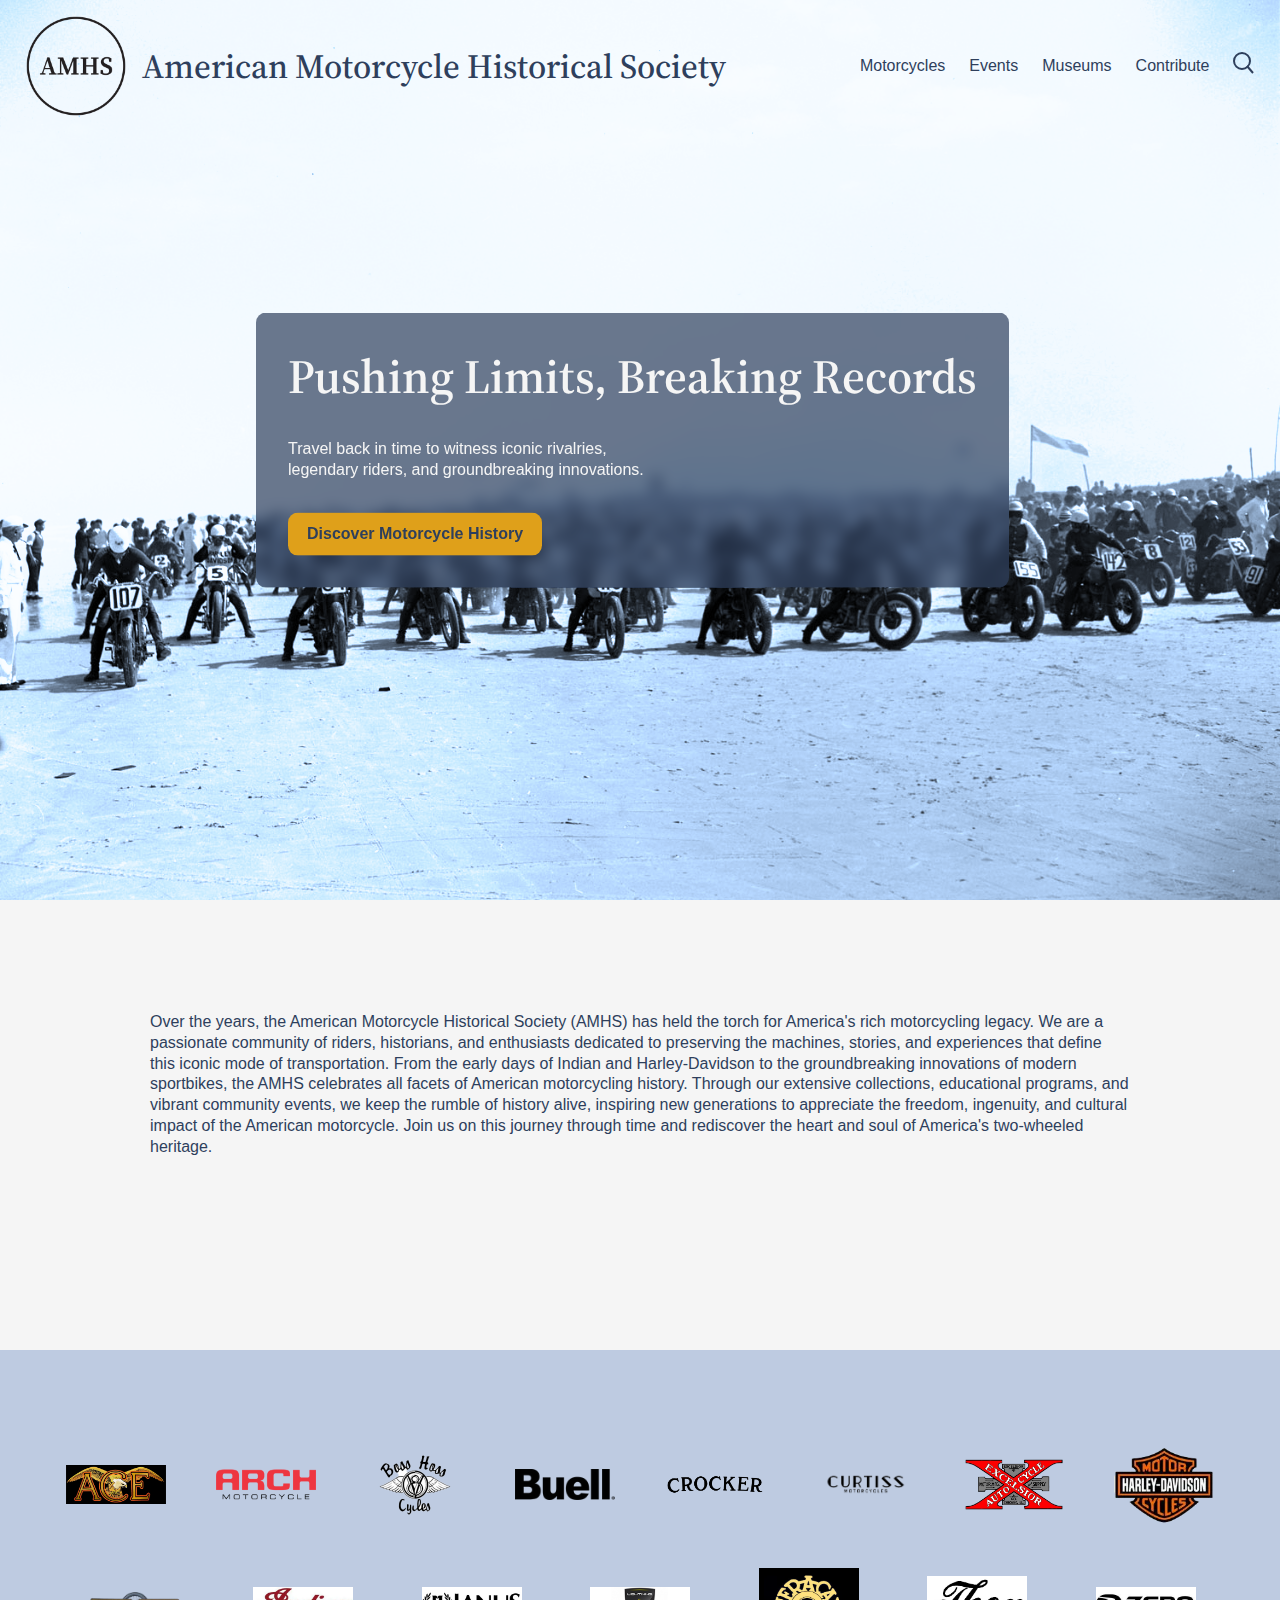
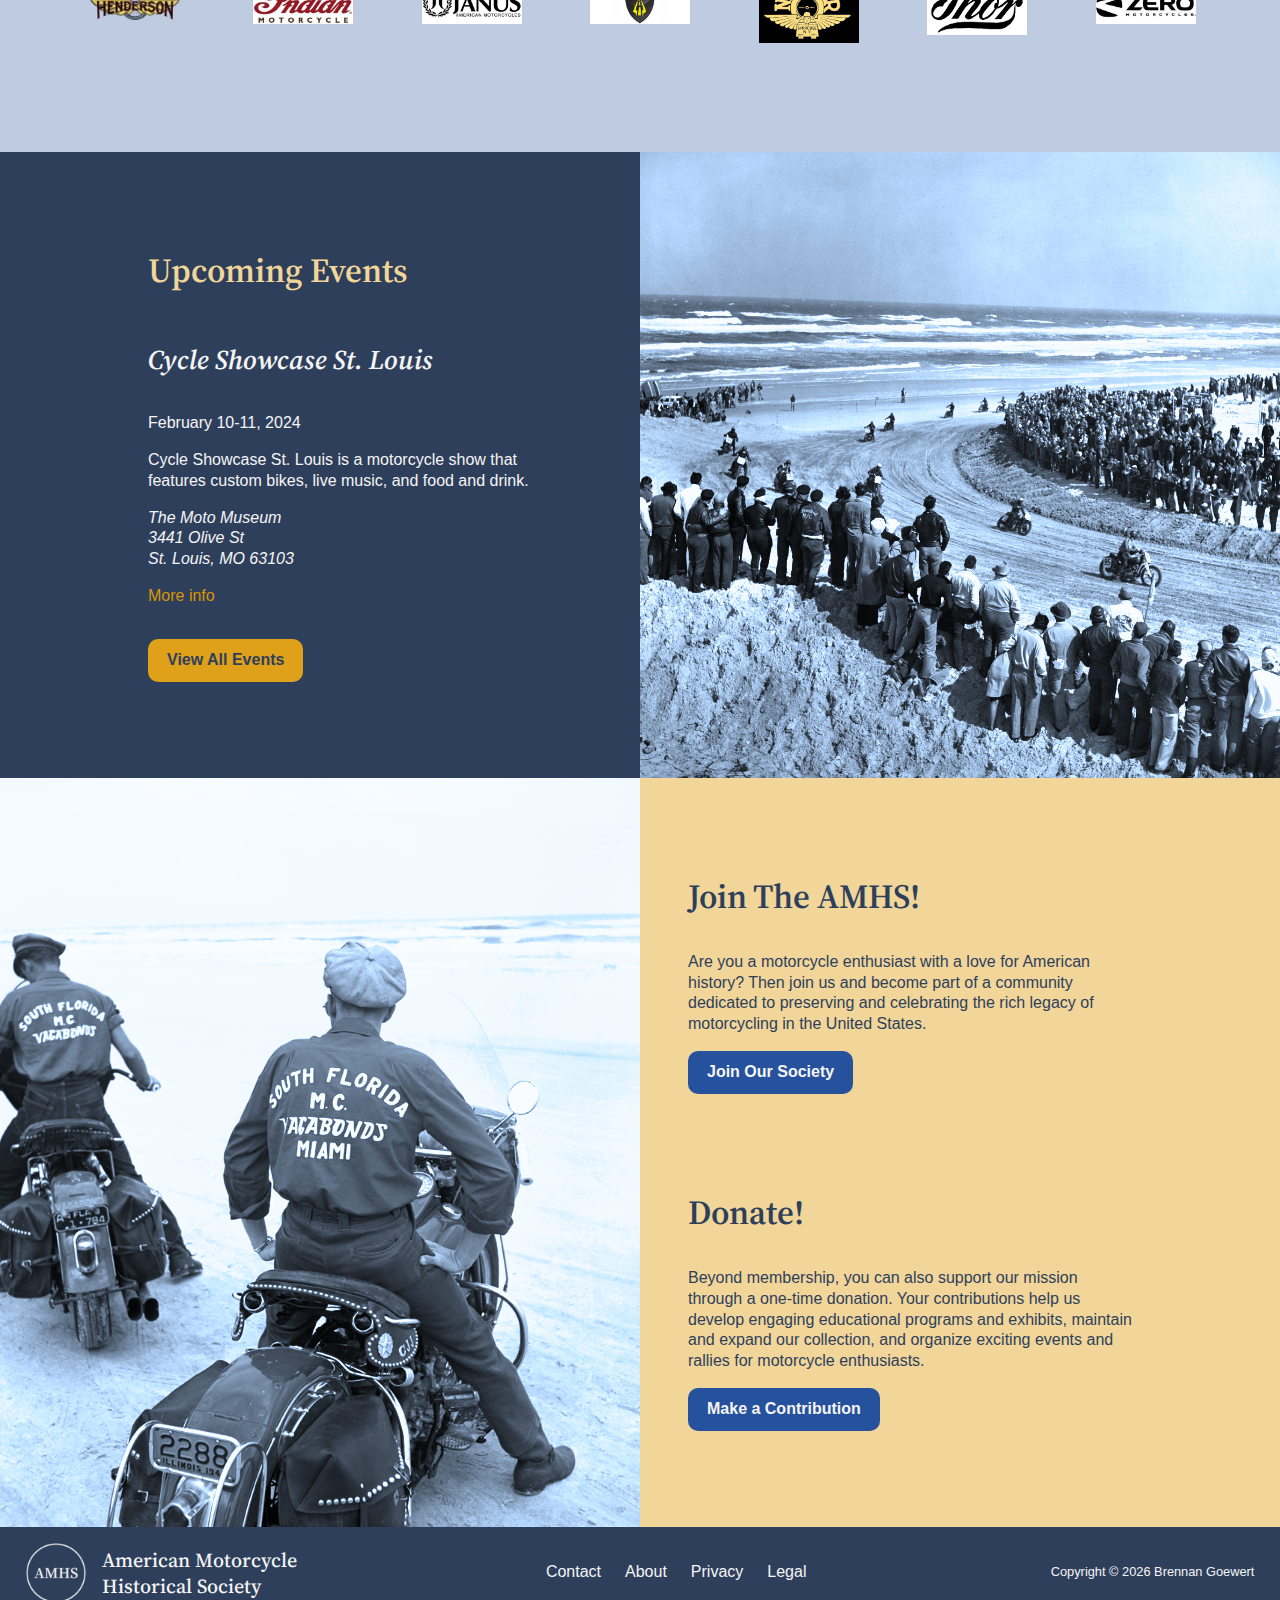
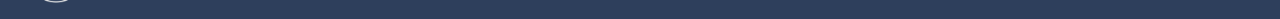
<file: index.html>
<!DOCTYPE html>
<html lang="en">

<head>
    <meta charset="UTF-8">
    <meta name="viewport" content="width=device-width, initial-scale=1.0">
    <title>American Motorcycle Historical Society</title>
    <link rel="preconnect" href="https://fonts.googleapis.com">
    <link rel="preconnect" href="https://fonts.gstatic.com" crossorigin>
    <link href="https://fonts.googleapis.com/css2?family=Source+Sans+3:ital,wght@0,200..900;1,200..900&family=Source+Serif+4:ital,opsz,wght@0,8..60,200..900;1,8..60,200..900&display=swap" rel="stylesheet">
    <link rel="stylesheet" href="./style.css">
    <link rel="icon" type="image/svg" href="./media/logo/AMHS_Logo_Primary.svg">
    <meta name="robots" content="noindex, nofollow">
    <script src="./events/events.js"></script>
    <script>document.addEventListener( 'load', displayEvents( 1, false, false ) );</script>
    <style>
        .hero img {
            object-position: 0 22%;
        }

        #about-us p {
            padding-top: 0;
            padding-bottom: 0;
            margin-bottom: var(--amhs-row-gap);
        }

        .fifty-fifty {
            display: flex;
            flex-direction: row;
            justify-content: space-between;
            gap: var(--amhs-column-gap);
        }

        .fifty-fifty>img {
            min-width: 50%;
            width: 50%;
            object-fit: cover;
            max-height: inherit;
        }

        .fifty-fifty>.content-container {
            display: flex;
            flex-direction: column;
            justify-content: center;
            gap: var(--amhs-row-gap);
            width: 50vw;
            position: relative;
            margin: var(--amhs-row-gap) 0;
        }

        .fifty-fifty>.content-container .content {
            max-width: 600px;
            width: 75%;
            display: flex;
            flex-direction: column;
            gap: var(--amhs-row-gap);
        }

        .fifty-fifty>.content-container .content h3 {
            margin-top: 0;
        }

        .fifty-fifty.right {
            flex-direction: row;
            left: var(--amhs-column-gap);
            background-color: var(--amhs-light-gold);
        }

        .fifty-fifty.left {
            flex-direction: row-reverse;
            right: var(--amhs-column-gap);
            background-color: var(--amhs-dark-blue);
            color: var(--amhs-white);
        }

        main>.fifty-fifty.left h3 {
            color: var(--amhs-light-gold);
        }

        main>.fifty-fifty.left h4 {
            color: var(--amhs-white);
        }

        main>.fifty-fifty.left a:not(.button) {
            color: var(--amhs-gold);
        }

        .fifty-fifty.right>.content-container {
            padding-left: 0;
            align-items: start;
        }

        .fifty-fifty.left>.content-container {
            align-items: end;
        }

        .fifty-fifty.left p,
        .fifty-fifty.right p {
            padding-left: 0;
            padding-right: 0;
        }

        .manufacturer-logos {
            background-color: color-mix(in srgb, var(--amhs-blue), white 70%);
        }

        .object-list .object-list-item {
            border: none;
        }

        .object-list .object-list-item .object {
            padding: 0;
            width: 100%;
        }

        .object-list .object-list-item .object figure {
            display: none;
        }

        .object-list .object-list-item .object-list-item-details {
            width: 100%;
        }

        @media only screen and (max-width:980px) {

            .fifty-fifty.left,
            .fifty-fifty.right {
                flex-direction: column;
                margin: unset;
                gap: 0;
            }

            .fifty-fifty img {
                width: 100%;
                height: 50vh;
            }

            .fifty-fifty.left .content-container,
            .fifty-fifty.right .content-container {
                align-items: center;
                width: 100%;
            }
        }
    </style>
</head>

<body>
    <section class="page-cover" aria-label="page cover including the header, main navigation, and a call-to-action for featured content">
        <header>
            <a href="./" class="org">
                <img class="org-logo" src="./media/logo/AMHS_Logo_Primary.webp" alt="Logo for American Motorcycle Historical Society">
                <h1 class="org-name">American Motorcycle Historical Society</h1>
            </a>
            <nav id="main-menu">
                <input type="checkbox" id="mobile-main-menu" class="responsive-menu">
                <label for="mobile-main-menu" aria-label="Mobile Menu Toggle"></label>
                <ul>
                    <li><a href="./motorcycles/">Motorcycles</a></li>
                    <li><a href="./events/">Events</a></li>
                    <li><a href="./museums/">Museums</a></li>
                    <li><a href="./contribute/">Contribute</a></li>
                    <li class="search-container"><img src="media/icons/magnifying-glass.svg" alt="search icon"></li>
                </ul>
            </nav>
        </header>
        <section class="hero" role="banner" aria-label="hero section">
            <img class="filter-bw-to-blue" src="./media/images/1948_Daytona-200_JosephScherschel-Time&LifePictures_000893678_RaceStart.jpg" alt="Starting line at the Daytona 200 in 1948">
            <section>
                <h2>Pushing Limits, Breaking Records</h2>
                <p>Travel back in time to witness iconic rivalries,<br> legendary riders, and groundbreaking innovations.</p>
                <a href="./motorcycles/" class="button">Discover Motorcycle History</a>
            </section>
        </section>
    </section>
    <main>
        <article aria-label="short about us section" id="about-us">
            <p>Over the years, the American Motorcycle Historical Society (AMHS) has held the torch for America's rich motorcycling legacy. We are a passionate community of riders, historians, and enthusiasts dedicated to preserving the machines, stories, and experiences that define this iconic mode of transportation. From the early days of Indian and Harley-Davidson to the groundbreaking innovations of modern sportbikes, the AMHS celebrates all facets of American motorcycling history. Through our extensive collections, educational programs, and vibrant community events, we keep the rumble of history alive, inspiring new generations to appreciate the freedom, ingenuity, and cultural impact of the American motorcycle. Join us on this journey through time and rediscover the heart and soul of America's two-wheeled heritage.</p>
        </article>
        <section aria-label="grid of manufacturer logos" class="manufacturer-logos">
            <div class="container">
                <img src="./media/manufacturers/Ace/Ace-Motorcycles-logo.png" alt="Ace Motorcycles logo">
                <img src="./media/manufacturers/Arch/Arch-Motorcycle-logo.png" alt="Arch Motorcycle logo">
                <img src="./media/manufacturers/Boss-Hoss/Boss-Hoss-logo.webp" alt="Boss Hoss logo">
                <img src="./media/manufacturers/Buell/Buell-wordmark.webp" alt="Buell logo" class="filter-black">
                <img src="./media/manufacturers/Crocker/Crocker-logo.png" alt="Crocker logo" class="filter-black">
                <img src="./media/manufacturers/Curtiss/Curtiss-Motorcycles-logo.png" alt="Curtiss Motorcycles logo">
                <img src="./media/manufacturers/Excelsior/Excelsior-Motor-Manufacturing-and-Supply-logo-red.webp" alt="Red logo for Excelsior Motor Manufacturing and Supply">
                <img src="./media/manufacturers/Harley-Davidson/Harley-Davidson-Logo.webp" alt="Harley-Davidson logo">
                <img src="./media/manufacturers/Henderson/Henderson-Motorcycle-logo.webp" alt="Henderson Motorcycle logo">
                <img src="./media/manufacturers/Indian/indian-motorcycle-logo.webp" alt="Indian Motorcycle logo">
                <img src="./media/manufacturers/Janus/Janus-Motorcycles-logo.jpg" alt="Janus Motorcycles logo">
                <img src="./media/manufacturers/Lightning/Lightning-motorcycle-logo.jpg" alt="Lightning Motorcycle logo">
                <img src="./media/manufacturers/Ner-a-Car/Ner-a-Car-logo.png" alt="Ner-a-Car logo">
                <img src="./media/manufacturers/Thor/Thor-Motorcycles-logo.jpg" alt="Thor Motorcycles logo">
                <img src="./media/manufacturers/Zero/Zero-Motorcycle-logo.jpg" alt="Zero Motorcycle logo">
            </div>
        </section>
        <div class="fifty-fifty left">
            <img class="filter-bw-to-blue" src="./media/images/1948_Daytona-200_JosephScherschel-Time&LifePictures_000528184_NorthBank.jpg" alt="Photo of spectators standing on the north sand bank of the 1948 Daytona 200">
            <section class="content-container" aria-label="section-content">
                <div class="content">
                    <article>
                        <h3>Upcoming Events</h3>
                        <section id="list-container" aria-label="list of upcoming events">
                            <ul class="object-list"></ul>
                            <aside id="list-filter"></aside>
                        </section>
                        <a href="./events/" class="button button-alt-border">View All Events</a>
                    </article>
                </div>
            </section>
        </div>
        <div class="fifty-fifty right">
            <img class="filter-bw-to-blue" src="./media/images/1948_Daytona-200_JosephScherschel-Time&LifePictures_000893672_SouthFloridaMC.jpg" alt="Photo taken from behind two South Florida MC members on their Harley-Davidson motorcycles at the 1948 Daytona 200">
            <section class="content-container" aria-label="section-content">
                <div class="content">
                    <article>
                        <h3>Join the AMHS!</h3>
                        <p>Are you a motorcycle enthusiast with a love for American history? Then join us and become part of a community dedicated to preserving and celebrating the rich legacy of motorcycling in the United States.</p>
                        <a href="./contribute/" class="button button-reverse">Join Our Society</a>
                    </article>
                    <article>
                        <h3>Donate!</h3>
                        <p>Beyond membership, you can also support our mission through a one-time donation. Your contributions help us develop engaging educational programs and exhibits, maintain and expand our collection, and organize exciting events and rallies for motorcycle enthusiasts.</p>
                        <a href="./contribute/" class="button button-reverse">Make a Contribution</a>
                    </article>
                </div>
            </section>
        </div>
    </main>
    <footer>
        <a href="./" class="org">
            <img class="org-logo" src="./media/logo/AMHS_Logo_Primary.webp" alt="Logo for American Motorcycle Historical Society">
            <span class="org-name">American Motorcycle Historical Society</span>
        </a>
        <nav>
            <ul>
                <li><a href="./contact/">Contact</a></li>
                <li><a href="./about/">About</a></li>
                <li><a href="./privacy/">Privacy</a></li>
                <li><a href="./legal/">Legal</a></li>
            </ul>
        </nav>
        <div class="copyright">Copyright &copy;
            <script>document.write( new Date().getFullYear() );</script> <a href="https://bgoewert.com" target="_blank">Brennan Goewert</a>
        </div>
    </footer>
</body>

</html>
</file>
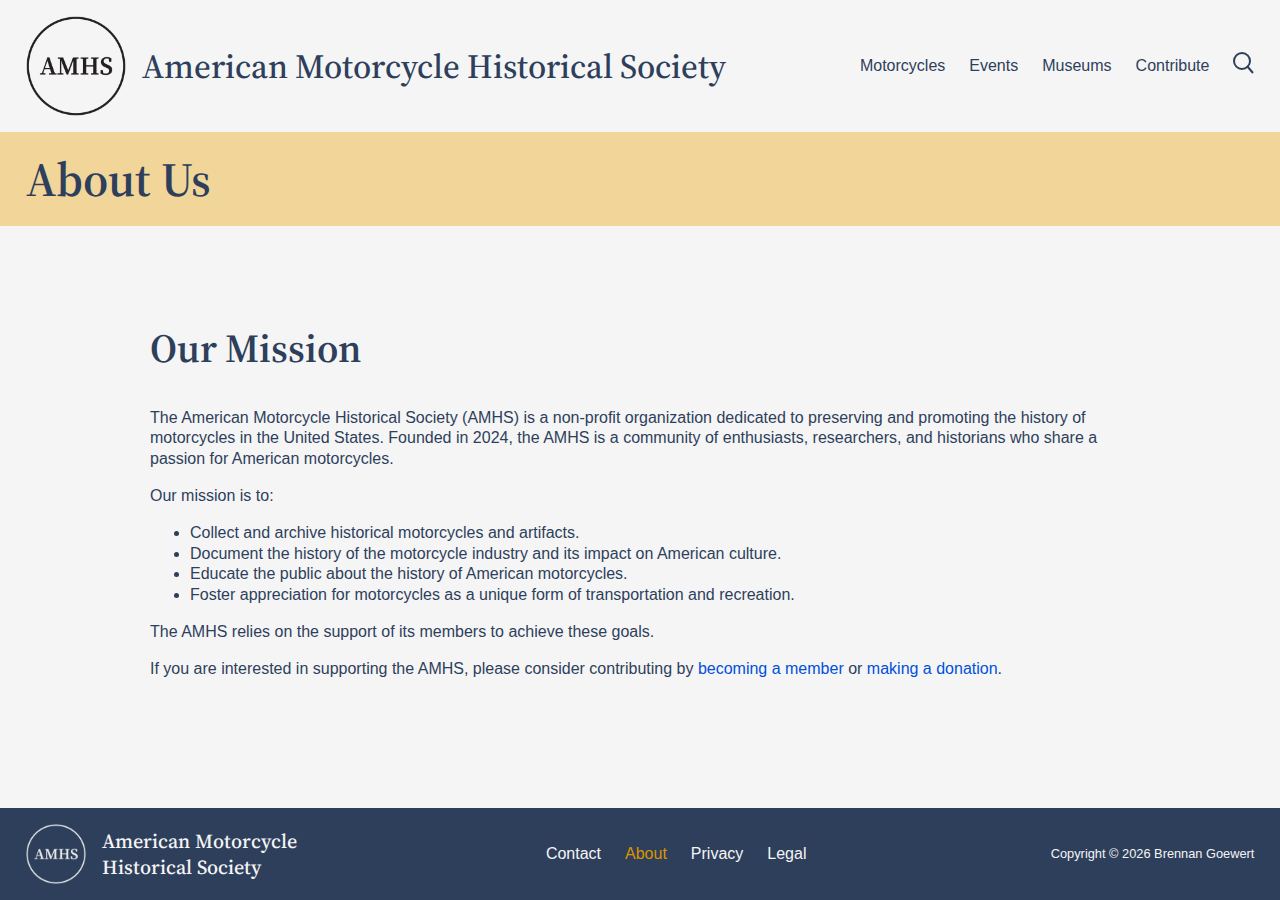
<file: about/index.html>
<!DOCTYPE html>
<html lang="en">

<head>
    <meta charset="UTF-8">
    <meta name="viewport" content="width=device-width, initial-scale=1.0">
    <title>About - AMHS</title>
    <link rel="preconnect" href="https://fonts.googleapis.com">
    <link rel="preconnect" href="https://fonts.gstatic.com" crossorigin>
    <link href="https://fonts.googleapis.com/css2?family=Source+Sans+3:ital,wght@0,200..900;1,200..900&family=Source+Serif+4:ital,opsz,wght@0,8..60,200..900;1,8..60,200..900&display=swap" rel="stylesheet">
    <link rel="stylesheet" href="../style.css">
    <link rel="icon" type="image/svg" href="../media/logo/AMHS_Logo_Primary.svg">
    <meta name="robots" content="noindex, nofollow">
</head>

<body id="about">
    <header>
        <a href="../" class="org">
            <img class="org-logo" src="../media/logo/AMHS_Logo_Primary.webp" alt="Logo for American Motorcycle Historical Society">
            <p class="org-name">American Motorcycle Historical Society</p>
        </a>
        <nav>
            <ul>
                <li><a href="../motorcycles/">Motorcycles</a></li>
                <li><a href="../events/">Events</a></li>
                <li><a href="../museums/">Museums</a></li>
                <li><a href="../contribute/">Contribute</a></li>
                <li><img src="../media/icons/magnifying-glass.svg" alt="search icon"></li>
            </ul>
        </nav>
    </header>
    <main>
        <header aria-label="page header">
            <div>
                <h1>About Us</h1>
            </div>
        </header>
        <article>
            <h2>Our Mission</h2>
            <p>The American Motorcycle Historical Society (AMHS) is a non-profit organization dedicated to preserving and promoting the history of motorcycles in the United States. Founded in 2024, the AMHS is a community of enthusiasts, researchers, and historians who share a passion for American motorcycles.</p>
            <p>Our mission is to:</p>    
            <ul>
                <li>Collect and archive historical motorcycles and artifacts.</li>
                <li>Document the history of the motorcycle industry and its impact on American culture.</li>
                <li>Educate the public about the history of American motorcycles.</li>
                <li>Foster appreciation for motorcycles as a unique form of transportation and recreation.</li>
            </ul>
            <p>The AMHS relies on the support of its members to achieve these goals.</p>
            <p>If you are interested in supporting the AMHS, please consider contributing by <a href="../contribute/">becoming a member</a> or <a href="../contribute/">making a donation</a>.</p>
        </article>
    </main>
    <footer>
        <a href="../" class="org">
            <img class="org-logo" src="../media/logo/AMHS_Logo_Primary.webp" alt="Logo for American Motorcycle Historical Society">
            <span class="org-name">American Motorcycle Historical Society</span>
        </a>
        <nav>
            <ul>
                <li><a href="../contact/">Contact</a></li>
                <li><a href="../about/" class="active secondary">About</a></li>
                <li><a href="../privacy/">Privacy</a></li>
                <li><a href="../legal/">Legal</a></li>
            </ul>
        </nav>
        <div class="copyright">Copyright &copy;
            <script>document.write( new Date().getFullYear() );</script> <a href="https://bgoewert.com">Brennan Goewert</a>
        </div>
    </footer>
</body>

</html>
</file>
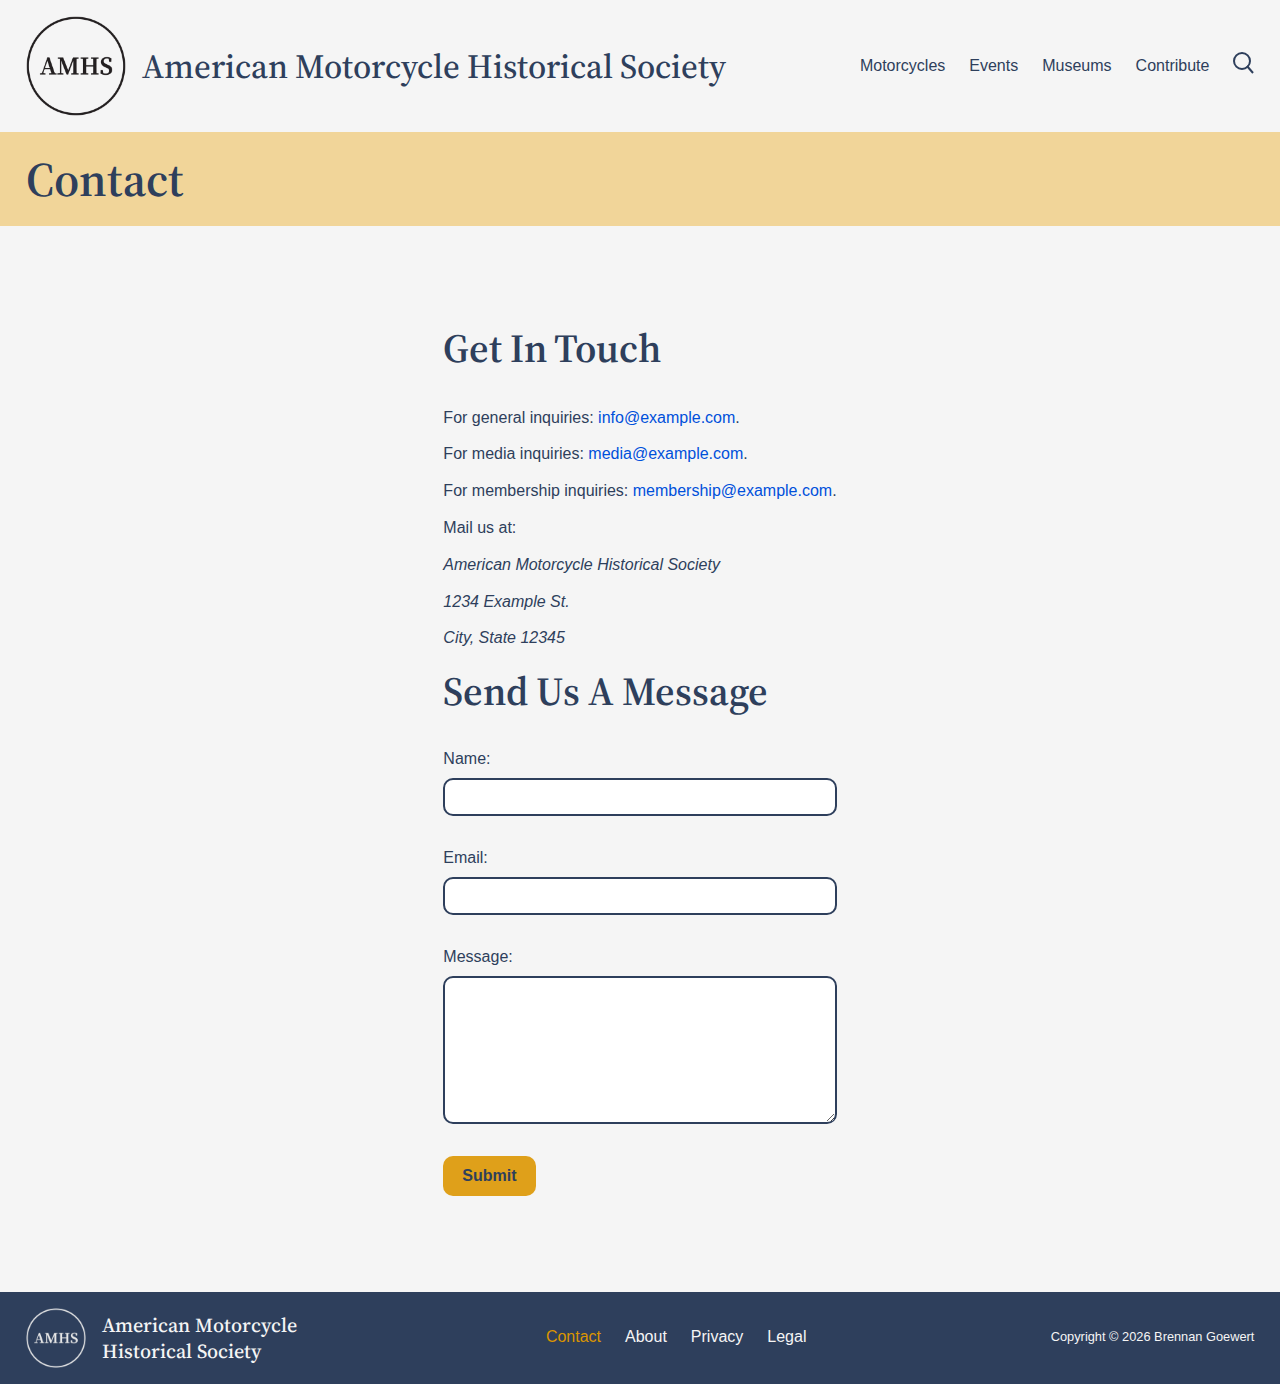
<file: contact/index.html>
<!DOCTYPE html>
<html lang="en">

<head>
    <meta charset="UTF-8">
    <meta name="viewport" content="width=device-width, initial-scale=1.0">
    <title>Contact - AMHS</title>
    <link rel="preconnect" href="https://fonts.googleapis.com">
    <link rel="preconnect" href="https://fonts.gstatic.com" crossorigin>
    <link href="https://fonts.googleapis.com/css2?family=Source+Sans+3:ital,wght@0,200..900;1,200..900&family=Source+Serif+4:ital,opsz,wght@0,8..60,200..900;1,8..60,200..900&display=swap" rel="stylesheet">
    <link rel="stylesheet" href="../style.css">
    <link rel="icon" type="image/svg" href="../media/logo/AMHS_Logo_Primary.svg">
    <meta name="robots" content="noindex, nofollow">
    <script src="contact.js"></script>
</head>

<body id="motorcycles">
    <header>
        <a href="../" class="org">
            <img class="org-logo" src="../media/logo/AMHS_Logo_Primary.webp" alt="Logo for American Motorcycle Historical Society">
            <p class="org-name">American Motorcycle Historical Society</p>
        </a>
        <nav>
            <ul>
                <li><a href="../motorcycles/">Motorcycles</a></li>
                <li><a href="../events/">Events</a></li>
                <li><a href="../museums/">Museums</a></li>
                <li><a href="../contribute/">Contribute</a></li>
                <li><img src="../media/icons/magnifying-glass.svg" alt="search icon"></li>
            </ul>
        </nav>
    </header>
    <main>
        <header aria-label="page header">
            <div>
                <h1>Contact</h1>
            </div>
        </header>
        <article>
            <h2>Get in Touch</h2>
            <section aria-label="email addresses">
                <p>For general inquiries: <a href="mailto:info@example.com">info@example.com</a>.</p>
                <p>For media inquiries: <a href="mailto:media@example.com">media@example.com</a>.</p>
                <p>For membership inquiries: <a href="mailto:membership@example.com">membership@example.com</a>.</p>
                <p>Mail us at:</p>
                <address>
                    <p>American Motorcycle Historical Society</p>
                    <p>1234 Example St.</p>
                    <p>City, State 12345</p>
                </address>
            </section>
            <form>
                <h2>Send Us a Message</h2>
                <div class="field">
                    <label for="name">Name:</label>
                    <input type="text" id="name" name="name" required>
                </div>
                <div class="field">
                    <label for="email">Email:</label>
                    <input type="email" id="email" name="email" required>
                </div>
                <div class="field">
                    <label for="message">Message:</label>
                    <textarea id="message" name="message" required></textarea>
                </div>
                <input type="submit" value="Submit">
            </form>
        </article>
    </main>
    <footer>
        <a href="../" class="org">
            <img class="org-logo" src="../media/logo/AMHS_Logo_Primary.webp" alt="Logo for American Motorcycle Historical Society">
            <span class="org-name">American Motorcycle Historical Society</span>
        </a>
        <nav>
            <ul>
                <li><a href="../contact/" class="active">Contact</a></li>
                <li><a href="../about/">About</a></li>
                <li><a href="../privacy/">Privacy</a></li>
                <li><a href="../legal/">Legal</a></li>
            </ul>
        </nav>
        <div class="copyright">Copyright &copy;
            <script>document.write( new Date().getFullYear() );</script> <a href="https://bgoewert.com">Brennan Goewert</a>
        </div>
    </footer>
</body>

</html>
</file>
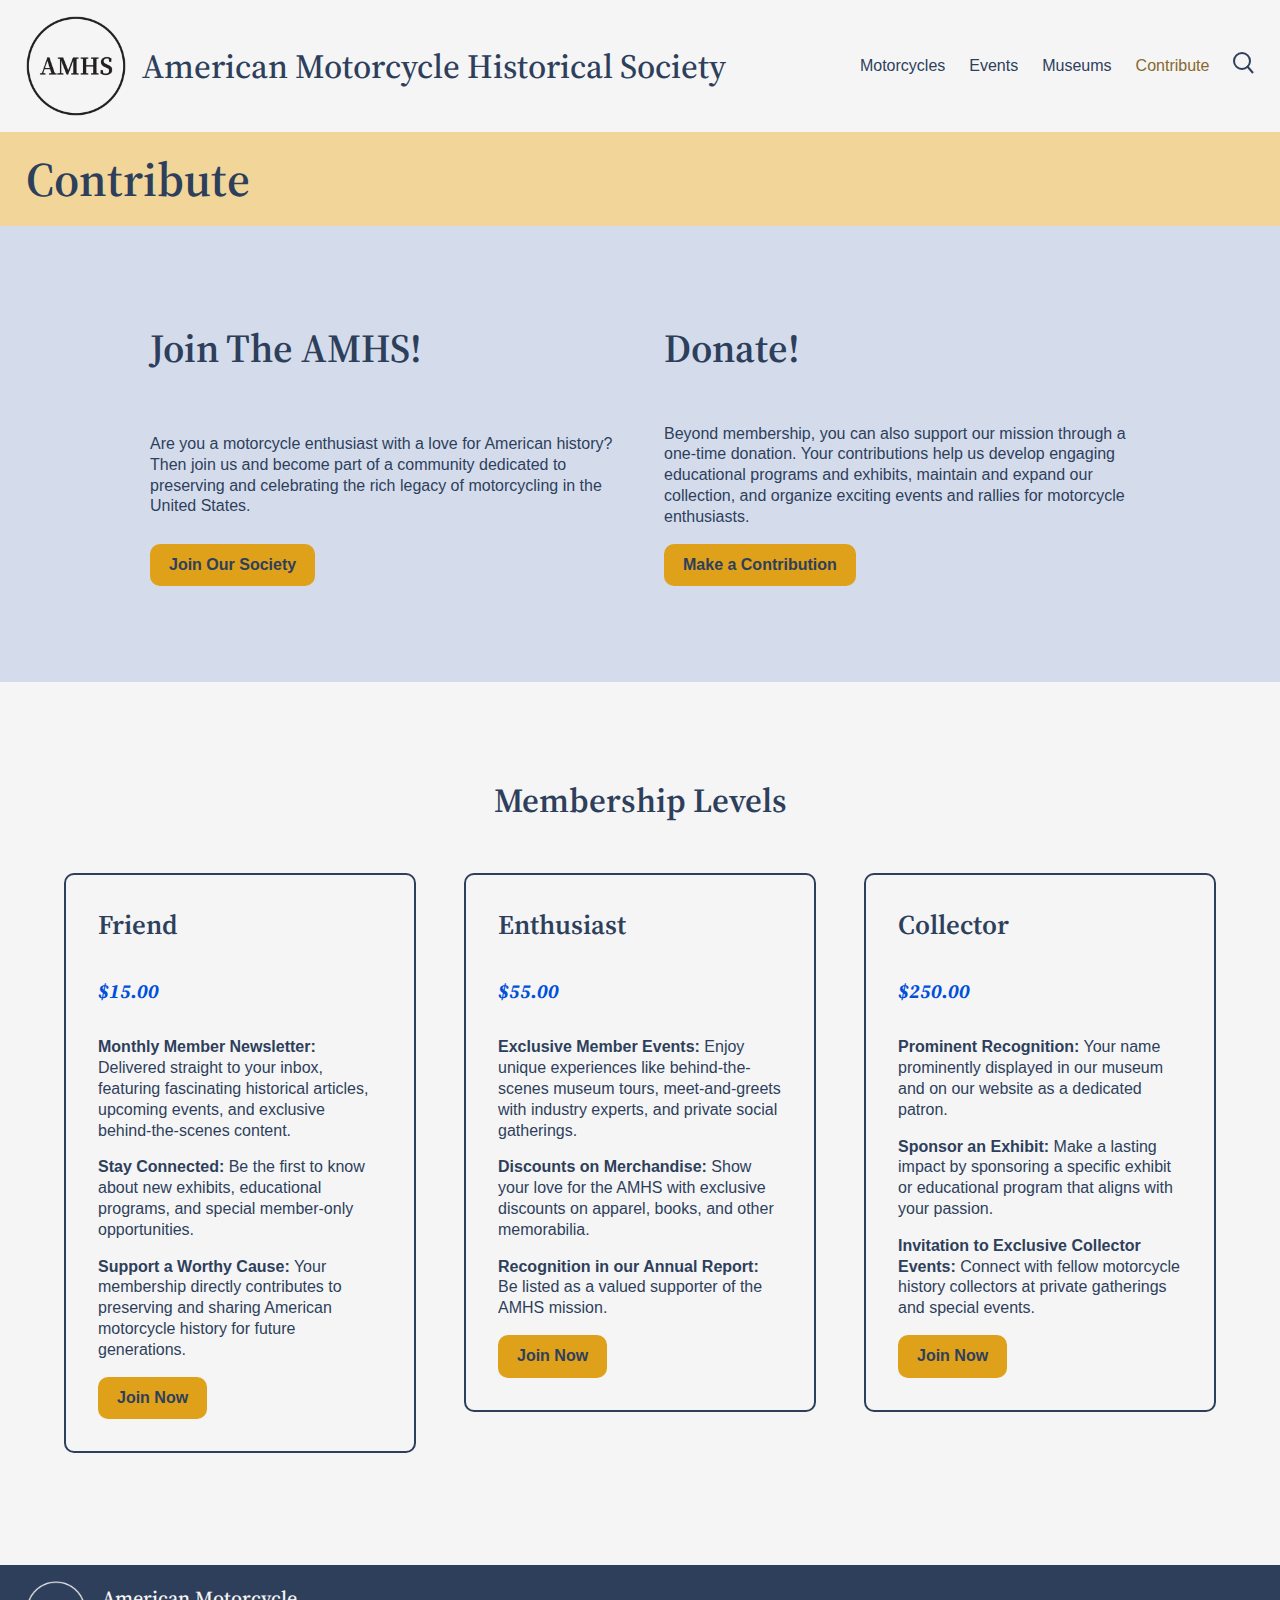
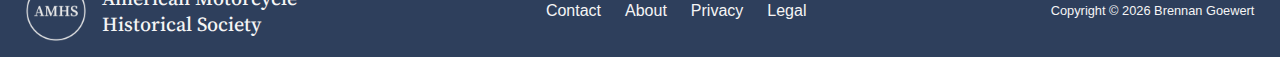
<file: contribute/index.html>
<!DOCTYPE html>
<html lang="en">

<head>
    <meta charset="UTF-8">
    <meta name="viewport" content="width=device-width, initial-scale=1.0">
    <title>Contibute - AMHS</title>
    <link rel="preconnect" href="https://fonts.googleapis.com">
    <link rel="preconnect" href="https://fonts.gstatic.com" crossorigin>
    <link href="https://fonts.googleapis.com/css2?family=Source+Sans+3:ital,wght@0,200..900;1,200..900&family=Source+Serif+4:ital,opsz,wght@0,8..60,200..900;1,8..60,200..900&display=swap" rel="stylesheet">
    <link rel="stylesheet" href="../style.css">
    <link rel="icon" type="image/svg" href="../media/logo/AMHS_Logo_Primary.svg">
    <meta name="robots" content="noindex, nofollow">
    <script src="./memberships.js"></script>
    <script>
        document.addEventListener( 'DOMContentLoaded', displayMemberships() );
    </script>
    <style>
        #intro {
            background-color: var(--amhs-light-blue);
            width: 100%;
            max-width: unset;
            margin: 0;
            padding: 0;
        }
        #intro div {
            max-width: var(--amhs-content-width);
            display: flex;
            gap: var(--amhs-column-gap);
            margin: auto;
            padding: var(--amhs-row-gap) var(--amhs-content-padding);
        }
        #intro div article {
            display: flex;
            flex-direction: column;
            justify-content: space-between;
        }
        #membership-levels h3 {
            text-align: center;
        }
        #membership-levels .object-list {
            display: flex;
            flex-direction: row;
            gap: var(--amhs-column-gap);
            justify-content: space-evenly;
            height: 100%;
        }
        #membership-levels .object-list-item {
            width: 30%;
            height: 100%;
            flex: 1;
        }
        #membership-levels .object-list-item .object {
            height: 100%;
        }
        #membership-levels .object-list-item-details {
            display: flex;
            flex-direction: column;
            width: 100%;
        }
        #membership-levels .object-list-item-details h4 {
            font-style: unset;
        }
        #membership-levels .object-list-item-details h5 {
            font-style: italic;
            color: var(--amhs-bright-blue);
        }
        #membership-levels .membership-benefits {
            list-style: none;
            padding: 0;
            display: flex;
            flex-direction: column;
            gap: 1rem;
            margin-bottom: 1rem;
        }

        @media only screen and (max-width: 980px) {
            #membership-levels .object-list {
                flex-direction: column;
                gap: var(--amhs-row-padding);
                justify-content: center;
            }
            #membership-levels .object-list-item {
                width: 100%;
            }
        }

        @media only screen and (max-width: 650px) {
            #intro div {
                flex-direction: column;
                gap: var(--amhs-row-gap);
            }
        }
    </style>
</head>

<body>
    <header>
        <a href="../" class="org">
            <img class="org-logo" src="../media/logo/AMHS_Logo_Primary.webp" alt="Logo for American Motorcycle Historical Society">
            <p class="org-name">American Motorcycle Historical Society</p>
        </a>
        <nav id="main-menu">
            <input type="checkbox" id="mobile-main-menu" class="responsive-menu">
            <label for="mobile-main-menu" aria-label="Mobile Menu Toggle"></label>
            <ul>
                <li><a href="../motorcycles/">Motorcycles</a></li>
                <li><a href="../events/">Events</a></li>
                <li><a href="../museums/">Museums</a></li>
                <li><a href="#" class="active">Contribute</a></li>
                <li class="search-container"><img src="../media/icons/magnifying-glass.svg" alt="search icon"></li>
            </ul>
        </nav>
    </header>
    <main>
        <header aria-label="page header">
            <div>
                <h1>Contribute</h1>
                <!-- <p>subheading</p> -->
            </div>
        </header>
        <section id="intro" aria-label="introduction to contributing">
            <div>
                <article>
                    <h2>Join the AMHS!</h2>
                    <p>Are you a motorcycle enthusiast with a love for American history? Then join us and become part of a community dedicated to preserving and celebrating the rich legacy of motorcycling in the United States.</p>
                    <a href="#membership-levels" class="button">Join Our Society</a>
                </article>
                <article>
                    <h2>Donate!</h2>
                    <p>Beyond membership, you can also support our mission through a one-time donation. Your contributions help us develop engaging educational programs and exhibits, maintain and expand our collection, and organize exciting events and rallies for motorcycle enthusiasts.</p>
                    <a href="#" class="button">Make a Contribution</a>
                </article>
            </div>
        </section>
        <div id="membership-levels">
            <h3>Membership Levels</h3>
            <article id="list-container" aria-label="list of membership tiers">
                <ul class="object-list"></ul>
            </article>
        </div>
    </main>
    <footer>
        <a href="../" class="org">
            <img class="org-logo" src="../media/logo/AMHS_Logo_Primary.webp" alt="Logo for American Motorcycle Historical Society">
            <span class="org-name">American Motorcycle Historical Society</span>
        </a>
        <nav>
            <ul>
                <li><a href="../contact/">Contact</a></li>
                <li><a href="../about/">About</a></li>
                <li><a href="../privacy/">Privacy</a></li>
                <li><a href="../legal/">Legal</a></li>
            </ul>
        </nav>
        <div class="copyright">Copyright &copy;
            <script>document.write( new Date().getFullYear() );</script> <a href="https://bgoewert.com" target="_blank">Brennan Goewert</a>
        </div>
    </footer>
</body>

</html>
</file>
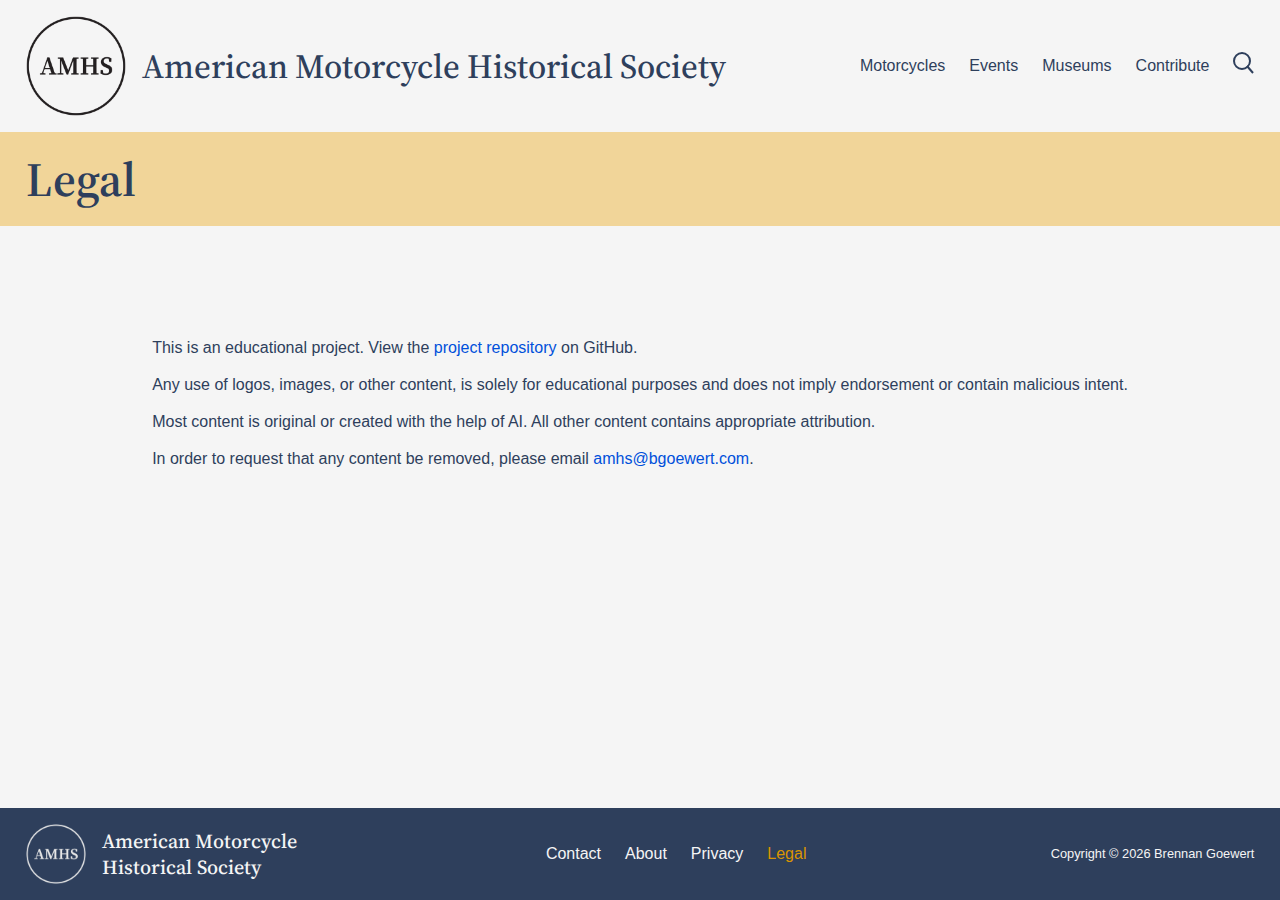
<file: legal/index.html>
<!DOCTYPE html>
<html lang="en">

<head>
    <meta charset="UTF-8">
    <meta name="viewport" content="width=device-width, initial-scale=1.0">
    <title>Legal - AMHS</title>
    <link rel="preconnect" href="https://fonts.googleapis.com">
    <link rel="preconnect" href="https://fonts.gstatic.com" crossorigin>
    <link href="https://fonts.googleapis.com/css2?family=Source+Sans+3:ital,wght@0,200..900;1,200..900&family=Source+Serif+4:ital,opsz,wght@0,8..60,200..900;1,8..60,200..900&display=swap" rel="stylesheet">
    <link rel="stylesheet" href="../style.css">
    <link rel="icon" type="image/svg" href="../media/logo/AMHS_Logo_Primary.svg">
    <meta name="robots" content="noindex, nofollow">
</head>

<body id="motorcycles">
    <header>
        <a href="../" class="org">
            <img class="org-logo" src="../media/logo/AMHS_Logo_Primary.webp" alt="Logo for American Motorcycle Historical Society">
            <p class="org-name">American Motorcycle Historical Society</p>
        </a>
        <nav id="main-menu">
            <input type="checkbox" id="mobile-main-menu" class="responsive-menu">
            <label for="mobile-main-menu" aria-label="Mobile Menu Toggle"></label>
            <ul>
                <li><a href="../motorcycles/">Motorcycles</a></li>
                <li><a href="../events/">Events</a></li>
                <li><a href="../museums/">Museums</a></li>
                <li><a href="../contribute/">Contribute</a></li>
                <li class="search-container"><img src="../media/icons/magnifying-glass.svg" alt="search icon"></li>
            </ul>
        </nav>
    </header>
    <main>
        <header aria-label="page header" role="banner">
            <div>
                <h1>Legal</h1>
            </div>
        </header>
        <article>
            <p>This is an educational project. View the <a href="https://github.com/bgoewert/American-Motorcycle-Historical-Society">project repository</a> on GitHub.</p>
            <p>Any use of logos, images, or other content, is solely for educational purposes and does not imply endorsement or contain malicious intent.</p>
            <p>Most content is original or created with the help of AI. All other content contains appropriate attribution.</p>
            <p>In order to request that any content be removed, please email <a href="mailto:amhs@bgoewert.com">amhs@bgoewert.com</a>.</p>
        </article>
    </main>
    <footer>
        <a href="../" class="org">
            <img class="org-logo" src="../media/logo/AMHS_Logo_Primary.webp" alt="Logo for American Motorcycle Historical Society">
            <span class="org-name">American Motorcycle Historical Society</span>
        </a>
        <nav>
            <ul>
                <li><a href="../contact/">Contact</a></li>
                <li><a href="../about/">About</a></li>
                <li><a href="../privacy/">Privacy</a></li>
                <li><a href="../legal/" class="active">Legal</a></li>
            </ul>
        </nav>
        <div class="copyright">Copyright &copy;
            <script>document.write( new Date().getFullYear() );</script> Brennan Goewert
        </div>
    </footer>
</body>

</html>
</file>
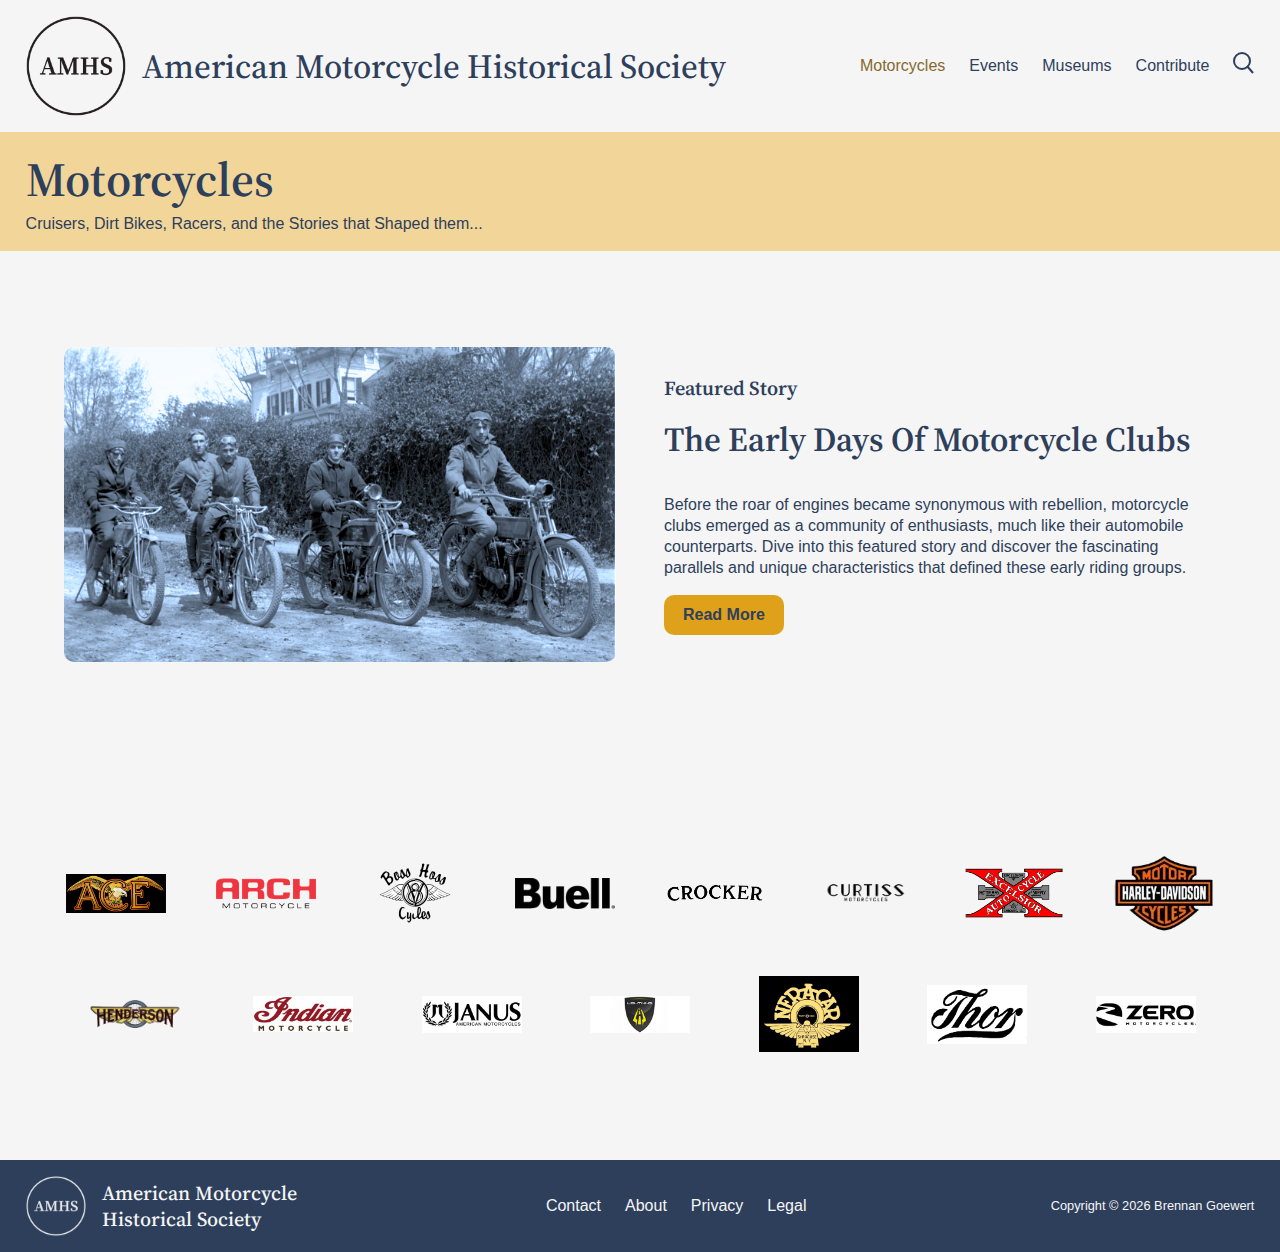
<file: motorcycles/index.html>
<!DOCTYPE html>
<html lang="en">

<head>
    <meta charset="UTF-8">
    <meta name="viewport" content="width=device-width, initial-scale=1.0">
    <title>Motorcycles - AMHS</title>
    <link rel="preconnect" href="https://fonts.googleapis.com">
    <link rel="preconnect" href="https://fonts.gstatic.com" crossorigin>
    <link href="https://fonts.googleapis.com/css2?family=Source+Sans+3:ital,wght@0,200..900;1,200..900&family=Source+Serif+4:ital,opsz,wght@0,8..60,200..900;1,8..60,200..900&display=swap" rel="stylesheet">
    <link rel="stylesheet" href="../style.css">
    <link rel="icon" type="image/svg" href="../media/logo/AMHS_Logo_Primary.svg">
    <meta name="robots" content="noindex, nofollow">
</head>

<body id="motorcycles">
    <header>
        <a href="../" class="org">
            <img class="org-logo" src="../media/logo/AMHS_Logo_Primary.webp" alt="Logo for American Motorcycle Historical Society">
            <p class="org-name">American Motorcycle Historical Society</p>
        </a>
        <nav id="main-menu">
            <input type="checkbox" id="mobile-main-menu" class="responsive-menu">
            <label for="mobile-main-menu" aria-label="Mobile Menu Toggle"></label>
            <ul>
                <li><a href="#" class="active">Motorcycles</a></li>
                <li><a href="../events/">Events</a></li>
                <li><a href="../museums/">Museums</a></li>
                <li><a href="../contribute/">Contribute</a></li>
                <li class="search-container"><img src="../media/icons/magnifying-glass.svg" alt="search icon"></li>
            </ul>
        </nav>
    </header>
    <main>
        <header aria-label="page header">
            <div>
                <h1>Motorcycles</h1>
                <p>Cruisers, Dirt Bikes, Racers, and the Stories that Shaped them...</p>
            </div>
        </header>
        <div class="featured-story">
            <img src="../media/images/lewis&edgar-reed-on-harleys-1912-motorcycle-club_1440x1130.webp" alt="Motorcycle club circa 1912 on Excelsior and Harley-Davidson motorcycles" class="filter-bw-to-blue">
            <article>
                <h2 class="subheading">Featured Story</h2>
                <h3>The Early Days of Motorcycle Clubs</h3>
                <p>Before the roar of engines became synonymous with rebellion, motorcycle clubs emerged as a community of enthusiasts, much like their automobile counterparts. Dive into this featured story and discover the fascinating parallels and unique characteristics that defined these early riding groups.</p>
                <button>Read More</button>
            </article>
        </div>
        <section aria-label="grid of manufacturer logos" class="manufacturer-logos">
            <div class="container">
                <img src="../media/manufacturers/Ace/Ace-Motorcycles-logo.png" alt="Ace Motorcycles logo">
                <img src="../media/manufacturers/Arch/Arch-Motorcycle-logo.png" alt="Arch Motorcycle logo">
                <img src="../media/manufacturers/Boss-Hoss/Boss-Hoss-logo.webp" alt="Boss Hoss logo">
                <img src="../media/manufacturers/Buell/Buell-wordmark.webp" alt="Buell logo" class="filter-black">
                <img src="../media/manufacturers/Crocker/Crocker-logo.png" alt="Crocker logo" class="filter-black">
                <img src="../media/manufacturers/Curtiss/Curtiss-Motorcycles-logo.png" alt="Curtiss Motorcycles logo">
                <img src="../media/manufacturers/Excelsior/Excelsior-Motor-Manufacturing-and-Supply-logo-red.webp" alt="Red logo for Excelsior Motor Manufacturing and Supply">
                <img src="../media/manufacturers/Harley-Davidson/Harley-Davidson-Logo.webp" alt="Harley-Davidson logo">
                <img src="../media/manufacturers/Henderson/Henderson-Motorcycle-logo.webp" alt="Henderson Motorcycle logo">
                <img src="../media/manufacturers/Indian/indian-motorcycle-logo.webp" alt="Indian Motorcycle logo">
                <img src="../media/manufacturers/Janus/Janus-Motorcycles-logo.jpg" alt="Janus Motorcycles logo">
                <img src="../media/manufacturers/Lightning/Lightning-motorcycle-logo.jpg" alt="Lightning Motorcycle logo">
                <img src="../media/manufacturers/Ner-a-Car/Ner-a-Car-logo.png" alt="Ner-a-Car logo">
                <img src="../media/manufacturers/Thor/Thor-Motorcycles-logo.jpg" alt="Thor Motorcycles logo">
                <img src="../media/manufacturers/Zero/Zero-Motorcycle-logo.jpg" alt="Zero Motorcycle logo">
            </div>
        </section>
    </main>
    <footer>
        <a href="../" class="org">
            <img class="org-logo" src="../media/logo/AMHS_Logo_Primary.webp" alt="Logo for American Motorcycle Historical Society">
            <span class="org-name">American Motorcycle Historical Society</span>
        </a>
        <nav>
            <ul>
                <li><a href="../contact/">Contact</a></li>
                <li><a href="../about/">About</a></li>
                <li><a href="../privacy/">Privacy</a></li>
                <li><a href="../legal/">Legal</a></li>
            </ul>
        </nav>
        <div class="copyright">Copyright &copy;
            <script>document.write( new Date().getFullYear() );</script> <a href="https://bgoewert.com" target="_blank">Brennan Goewert</a>
        </div>
    </footer>
</body>

</html>
</file>
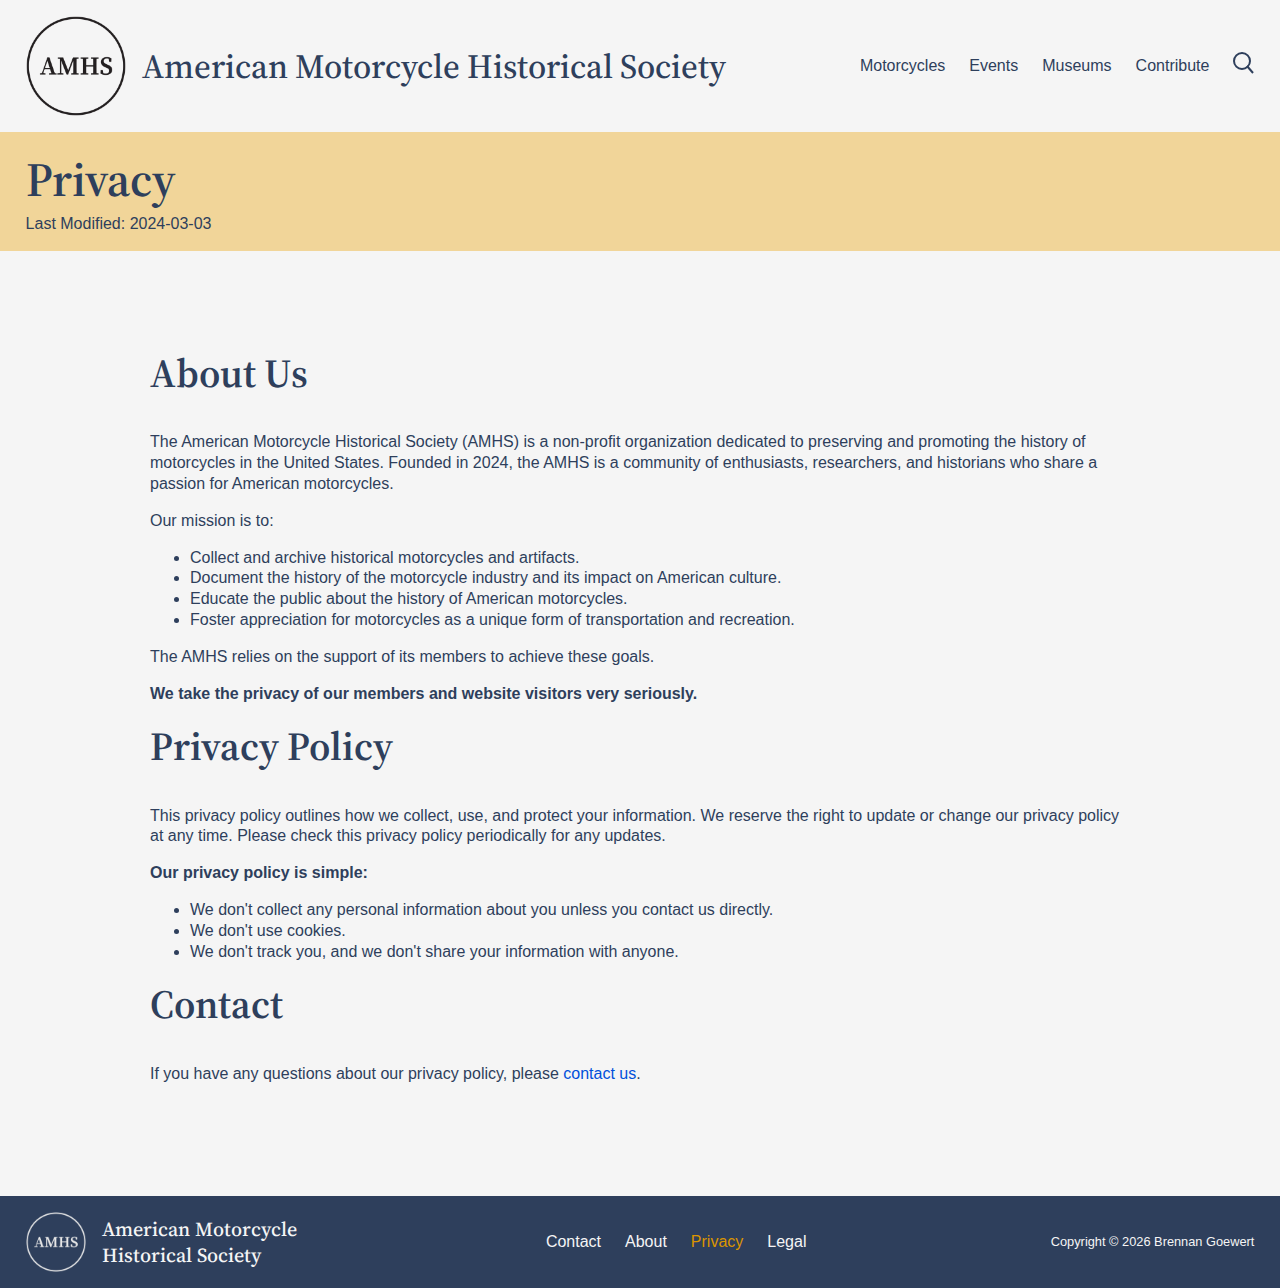
<file: privacy/index.html>
<!DOCTYPE html>
<html lang="en">

<head>
    <meta charset="UTF-8">
    <meta name="viewport" content="width=device-width, initial-scale=1.0">
    <title>Privacy - AMHS</title>
    <link rel="preconnect" href="https://fonts.googleapis.com">
    <link rel="preconnect" href="https://fonts.gstatic.com" crossorigin>
    <link href="https://fonts.googleapis.com/css2?family=Source+Sans+3:ital,wght@0,200..900;1,200..900&family=Source+Serif+4:ital,opsz,wght@0,8..60,200..900;1,8..60,200..900&display=swap" rel="stylesheet">
    <link rel="stylesheet" href="../style.css">
    <link rel="icon" type="image/svg" href="../media/logo/AMHS_Logo_Primary.svg">
    <meta name="robots" content="noindex, nofollow">
</head>

<body id="motorcycles">
    <header>
        <a href="../" class="org">
            <img class="org-logo" src="../media/logo/AMHS_Logo_Primary.webp" alt="Logo for American Motorcycle Historical Society">
            <p class="org-name">American Motorcycle Historical Society</p>
        </a>
        <nav>
            <ul>
                <li><a href="../motorcycles/">Motorcycles</a></li>
                <li><a href="../events/">Events</a></li>
                <li><a href="../museums/">Museums</a></li>
                <li><a href="../contribute/">Contribute</a></li>
                <li><img src="../media/icons/magnifying-glass.svg" alt="search icon"></li>
            </ul>
        </nav>
    </header>
    <main>
        <header aria-label="page header">
            <div>
                <h1>Privacy</h1>
                <p>Last Modified: 2024-03-03</p>
            </div>
        </header>
        <article>
            <h2>About Us</h2>
            <p>The American Motorcycle Historical Society (AMHS) is a non-profit organization dedicated to preserving and promoting the history of motorcycles in the United States. Founded in 2024, the AMHS is a community of enthusiasts, researchers, and historians who share a passion for American motorcycles.</p>
            <p>Our mission is to:</p>    
            <ul>
                <li>Collect and archive historical motorcycles and artifacts.</li>
                <li>Document the history of the motorcycle industry and its impact on American culture.</li>
                <li>Educate the public about the history of American motorcycles.</li>
                <li>Foster appreciation for motorcycles as a unique form of transportation and recreation.</li>
            </ul>
            <p>The AMHS relies on the support of its members to achieve these goals.</p>
            <p><strong>We take the privacy of our members and website visitors very seriously.</strong></p>
            <h2>Privacy Policy</h2>
            <p>This privacy policy outlines how we collect, use, and protect your information. We reserve the right to update or change our privacy policy at any time. Please check this privacy policy periodically for any updates.</p>
            <p><strong>Our privacy policy is simple:</strong></p>
            <ul>
                <li>We don't collect any personal information about you unless you contact us directly.</li>
                <li>We don't use cookies.</li>
                <li>We don't track you, and we don't share your information with anyone.</li>
            </ul>
            <h2>Contact</h2>
            <p>If you have any questions about our privacy policy, please <a href="../contact/">contact us</a>.</p>
        </article>
    </main>
    <footer>
        <a href="../" class="org">
            <img class="org-logo" src="../media/logo/AMHS_Logo_Primary.webp" alt="Logo for American Motorcycle Historical Society">
            <span class="org-name">American Motorcycle Historical Society</span>
        </a>
        <nav>
            <ul>
                <li><a href="../contact/">Contact</a></li>
                <li><a href="../about/">About</a></li>
                <li><a href="../privacy/" class="active">Privacy</a></li>
                <li><a href="../legal/">Legal</a></li>
            </ul>
        </nav>
        <div class="copyright">Copyright &copy;
            <script>document.write( new Date().getFullYear() );</script> <a href="https://bgoewert.com">Brennan Goewert</a>
        </div>
    </footer>
</body>

</html>
</file>
<file: style.css>
:root {
    --amhs-dark-blue: #2E3F5C;
    --amhs-bright-blue: #0050DB;
    --amhs-blue: #26519c;
    --amhs-light-blue: color-mix(in srgb, var(--amhs-blue), white 80%);
    --amhs-gold: #DB9500;
    --amhs-light-gold: color-mix(in srgb, var(--amhs-gold), white 60%);
    --amhs-brown: #86692D;
    --amhs-white: #F5F5F5;
    --amhs-serif: 'Source Serif 4', 'Times New Roman', serif;
    --amhs-sans-serif: 'Source Sans Pro', 'Arial', sans-serif;
    --amhs-h1-size: clamp(2rem, 4vw + 0.5rem, 3rem); /* 48px */
    --amhs-h2-size: clamp(1.5rem, 3vw + 0.25rem, 2.5rem); /* 40px */
    --amhs-h3-size: clamp(1.25rem, 2.5vw + 0.25rem, 2.125rem); /* 34px */
    --amhs-h4-size: clamp(1.125rem, 2vw + 0.1rem, 1.75rem); /* 26px */
    --amhs-h5-size: clamp(1rem, 1.5vw + 0.1rem, 1.25rem); /* 20px */
    --amhs-h6-size: clamp(1rem, 1.125vw + 0.1rem, 1.125rem); /* 18px */
    --amhs-caption-size: clamp(0.75rem, 1vw + 0.05rem, 0.8rem);
    --amhs-row-gap: 6rem;
    --amhs-row-padding: 2rem;
    --amhs-column-gap: 3rem;
    --amhs-column-padding: 2rem;
    --amhs-max-width: 1366px;
    --amhs-content-width: 980px;
    --amhs-content-padding: 5%;
    --amhs-border-radius: 10px
}

body {
    min-height: 100vh;
    height: 100%;
    font-size: 16px;
    font-family: var(--amhs-sans-serif);
    line-height: 1.3;
    color: var(--amhs-dark-blue);
    background-color: var(--amhs-white);
    margin: 0;
    padding: 0;
    display: flex;
    flex-direction: column;
    align-items: space-between;
}

h1,
h2,
h3,
h4,
h5,
h6 {
    font-family: var(--amhs-serif);
    font-weight: 600;
    color: var(--amhs-dark-blue);
    text-transform: capitalize;
    margin-top: 0;
}

h1 {
    font-size: var(--amhs-h1-size);
}

h2 {
    font-size: var(--amhs-h2-size);
}

h3 {
    font-size: var(--amhs-h3-size);
}

h4 {
    font-size: var(--amhs-h4-size);
    font-style: italic;
}

h5 {
    font-size: var(--amhs-h5-size);
    font-weight: 700;
}

h6 {
    font-size: var(--amhs-h6-size);
    font-weight: 700;
}

a:not(.button) {
    color: var(--amhs-bright-blue);
    text-decoration: none;
}

a:hover:not(.button) {
    color: var(--amhs-gold);
    text-decoration: underline;
}

a:visited:not(.button),
a.active:not(.button) {
    color: var(--amhs-brown);
}

button,
.button,
input[type="submit"],
input[type="reset"],
input[type="button"],
input[type="file"]::file-selector-button {
    background-color: color-mix(in srgb, var(--amhs-gold), white 10%);
    color: var(--amhs-dark-blue);
    border: 3px solid transparent;
    padding: 0.5em 1em;
    font-size: var(--amhs-h6-size);
    border-radius: var(--amhs-border-radius);
    font-weight: 600;
    width: fit-content;
    text-decoration: none;
    display: inline-block;
}

button:hover,
.button:hover,
input[type="submit"]:hover,
input[type="reset"]:hover,
input[type="button"]:hover,
input[type="file"]::file-selector-button:hover {
    border-color: var(--amhs-gold);
    background-color: var(--amhs-light-gold);
    cursor: pointer;
}

button:active,
.button:active,
input[type="submit"]:active,
input[type="reset"]:active,
input[type="button"]:active,
input[type="file"]::file-selector-button:active {
    background-color: var(--amhs-brown);
}

.button-reverse {
    background-color: var(--amhs-blue);
    color: var(--amhs-white);
}

.button-reverse:hover {
    background-color: var(--amhs-light-blue);
    color: var(--amhs-dark-blue);
}

nav ul {
    display: flex;
    gap: 1.5em;
    align-items: center;
    list-style: none;
    padding: 0;
}

body .org-name {
    margin: 0;
}

header,
footer {
    padding: 1rem 2%;
    display: flex;
    justify-content: space-between;
    align-items: center;
}

nav#main-menu {
    font-size: var(--amhs-h6-size);
}

nav label[for=mobile-main-menu] {
    display: none;
    font-size: var(--amhs-h1-size);
}
nav label[for=mobile-main-menu]::before {
    content: "☰";
    cursor: pointer;
}
nav input[type=checkbox]#mobile-main-menu {
    display: none;
}
nav input[type=checkbox]#mobile-main-menu:checked~label[for=mobile-main-menu] {
    position: fixed;
    z-index: 101;
    content: "Close";
    top: 5%;
    right: 5%;
}
nav input[type=checkbox]#mobile-main-menu:checked~label[for=mobile-main-menu]::before {
    content: "✖";
    animation: mobile-menu-slide-in 0.15s ease-in-out;
}
nav input[type=checkbox]#mobile-main-menu:checked~ul {
    display: flex !important;
    flex-direction: column;
    gap: 1.5em;
    justify-content: center;
    position: fixed;
    top: 0;
    left: 0;
    background-color: var(--amhs-light-gold);
    width: 100%;
    height: 100%;
    padding: 0 1rem;
    margin: 0;
    z-index: 100;
    animation: mobile-menu-slide-in 0.15s ease-in-out;
}

@keyframes mobile-menu-slide-in {
    from {
        opacity: 0;
        transform: translateY(-100%);
    }
    to {
        opacity: 1;
        transform: translateY(0);
    }
}

footer {
    background-color: var(--amhs-dark-blue);
    color: var(--amhs-white);
    display: flex;
    justify-content: space-between;
    gap: 1.5em;
    margin-top: auto;
}

footer .org-logo {
    /* Specific img color using filters. See https://codepen.io/sosuke/pen/Pjoqqp */
    filter: invert(99%) sepia(1%) saturate(0%) hue-rotate(136deg) brightness(104%) contrast(100%);
    width: 60px;
}

footer .org-name {
    font-size: var(--amhs-h5-size);
    max-width: 200px;
}

body>header a:not(.button),
body>footer a:not(.button),
body>.page-cover>header a:not(.button),
body>header a:visited:not(.active):not(.button),
body>footer a:visited:not(.active):not(.button),
body>.page-cover>header a:visited:not(.active):not(.button),
body>header a:hover:not(.active):not(.button),
body>.page-cover>header a:hover:not(.active):not(.button){
    color: unset;
}

header a.org:hover,
footer a.org:hover {
    text-decoration: none;
}

footer nav a.active:not(.button) {
    color: var(--amhs-gold);
}

footer .copyright {
    font-size: var(--amhs-caption-size);
}

main {
    display: flex;
    flex-direction: column;
}

main p {
    /* margin: var(--amhs-row-padding) 0; */
    max-width: var(--amhs-content-width);
}

main>section:not(.fifty-fifty):not(.manufacturer-logos),
main>.section:not(.fifty-fifty):not(.manufacturer-logos),
main>article:not(.fifty-fifty):not(.manufacturer-logos),
main>div:not(.fifty-fifty):not(.manufacturer-logos) {
    max-width: var(--amhs-max-width);
    margin: var(--amhs-row-gap) auto;
    padding: 0 5%;
}

main > header {
    background-color: var(--amhs-light-gold);
}

main > header h1,
main > header p {
    margin: 0;

}

main > header div {
    display: flex;
    flex-direction: column;
    gap: 0.25rem;
    width: var(--amhs-max-width);
    margin: auto;
}

main>article>aside {
    display: flex;
    flex-direction: column;
    gap: var(--amhs-row-gap);
}

form {
    display: flex;
    flex-direction: column;
    gap: var(--amhs-row-padding);
    justify-content: space-evenly;
}

form>h2 {
    margin: 0;
}

form .field {
    display: flex;
    flex-direction: column;
    gap: 0.5rem;
}

form label {
    font-size: var(--amhs-h6-size);
}

form input,
form textarea {
    padding: 0.5em;
    font-size: var(--amhs-h6-size);
    border-radius: var(--amhs-border-radius);
    border: 2px solid var(--amhs-dark-blue);
}

form textarea {
    height: 8rem;
}

.subheading {
    font-size: var(--amhs-h5-size);
}

.org {
    display: flex;
    align-items: center;
    gap: 1em;
}


.org-logo {
    max-width: 100px;
    height: auto;
}

.org-name {
    font-size: var(--amhs-h3-size);
    font-family: var(--amhs-serif);
    font-weight: 500;
}

.page-cover {
    position: relative;
    height: 100vh;
    width: 100vw;
    min-height: 550px;
}

.hero {
    background-size: cover;
    height: 100vh;
}

.hero>img {
    position: absolute;
    top: 0;
    left: 0;
    width: 100%;
    height: 100%;
    object-fit: cover;
    z-index: -99;
}

.hero>section {
    position: absolute;
    top: 50%;
    left: 20%;
    transform: translateY(-50%);
    display: flex;
    flex-direction: column;
    gap: var(--amhs-row-padding);
    padding: var(--amhs-row-padding);
    background-color: color-mix(in srgb, color-mix(in srgb, var(--amhs-dark-blue), white 0%), transparent 30%);
    border-radius: var(--amhs-border-radius);
    backdrop-filter: blur(7px);
}

.hero>section h1,
.hero>section h2 {
    font-size: var(--amhs-h1-size);
    margin: 0;
    color: var(--amhs-white);
}

.hero>section p {
    font-size: var(--amhs-h6-size);
    margin: 0;
    color: var(--amhs-white);
}

.manufacturer-logos {
    max-width: unset;
    padding: 0 5%;
}

.manufacturer-logos>.container {
    display: flex;
    flex-wrap: wrap;
    justify-content: space-evenly;
    align-items: center;
    gap: var(--amhs-row-padding) var(--amhs-column-gap);
    max-width: var(--amhs-max-width);
    margin: auto;
    padding: var(--amhs-row-gap) 0;
}

.manufacturer-logos img {
    max-width: 100px;
    height: auto;
}

.featured-story {
    display: flex;
    gap: var(--amhs-column-gap);
}

.featured-story img {
    width: 50%;
    max-height: 35vh;
    border-radius: var(--amhs-border-radius);
    object-fit: cover;
}

.featured-story>article {
    display: flex;
    flex-direction: column;
    justify-content: center;
    width: 50%;
}

.featured-story>article>* {
    margin-top: 0;
}

.filter-bw-to-blue {
    filter: sepia(100%) saturate(100%) brightness(100%) hue-rotate(173deg);
}

.filter-black {
    filter: brightness(0%);

}

#list-container {
    display: flex;
    flex-direction: row;
    gap: var(--amhs-column-gap);
}

#list-filter {
    min-width: fit-content;
    display: flex;
    flex-direction: column;
    gap: var(--amhs-row-gap);
}

.object-list {
    list-style: none;
    padding: 0;
    width: fit-content;
}

.object-list .object-list-section {
    margin: var(--amhs-row-gap) 0;
    padding: 0;
    list-style: none;
    display: flex;
    flex-direction: column;
    gap: var(--amhs-row-gap);
}

.object-list .object-list-item {
    border: 2px solid var(--amhs-dark-blue);
    border-radius: var(--amhs-border-radius);
}

.object-list .object-list-item .object {
    display: flex;
    flex-direction: row;
    gap: var(--amhs-row-padding);
    align-items: center;
    padding: var(--amhs-row-padding);
}

.object-list .object-list-item figure {
    height: 100%;
    width: 30%;
    margin: auto 0;
}

.object-list .object-list-item img {
    width: 100%;
    max-height: 420px   ;
    object-fit: cover;
    border-radius: var(--amhs-border-radius);
}

.object-list .object-list-item .object-list-item-details {
    width: 70%;
}

#list-filter ul {
    list-style: none;
    padding: 0;
}

#list-filter ul li {
    margin: 0;
}

@media only screen and (min-width:1366px) {
    main>section:not(:last-of-type):not(.fifty-fifty),
    main>.section:not(:last-of-type):not(.fifty-fifty),
    main>article:not(:last-of-type):not(.fifty-fifty) {
        margin-bottom: 0;
    }
}

@media only screen and (max-width:1266px) {
    header .org-name {
        max-width: 240px;
        font-size: var(--amhs-h4-size);
    }

    .hero>section {
        top: 50%;
        left: 50%;
        transform: translate(-50%, -50%);
    }
}

@media only screen and (max-width:1024px) {
    footer {
        flex-direction: column;
        align-items: flex-start;
    }

    body>header,
    body>.page-cover>header {
        padding-left: 5%;
        padding-right: 5%;
    }
}

@media only screen and (max-width: 980px) {
    #list-container {
        flex-direction: column-reverse;
    }
    #list-filter {
        width: 100%;
        flex-direction: row;
    }
}

@media only screen and (max-width:768px) {
    header .org-name {
        display: none;
    }

    .hero>section {
        width: 70%;
    }

    .object-list .object-list-item .object {
        flex-direction: column;
    }

    .object-list .object-list-item figure,
    .object-list .object-list-item .object-list-item-details {
        width: 100%;
    }

    .object-list .object-list-item figure {
        max-width: 240px;
    }

    .featured-story {
        flex-direction: column;
    }
    .featured-story>img,
    .featured-story>article {
        width: 100%;
    }
}

@media only screen and (max-width:600px) {
    nav#main-menu label[for=mobile-main-menu] {
        display: block;
        cursor: pointer;
    }
    nav#main-menu ul {
        display: none;
    }
}
</file>
